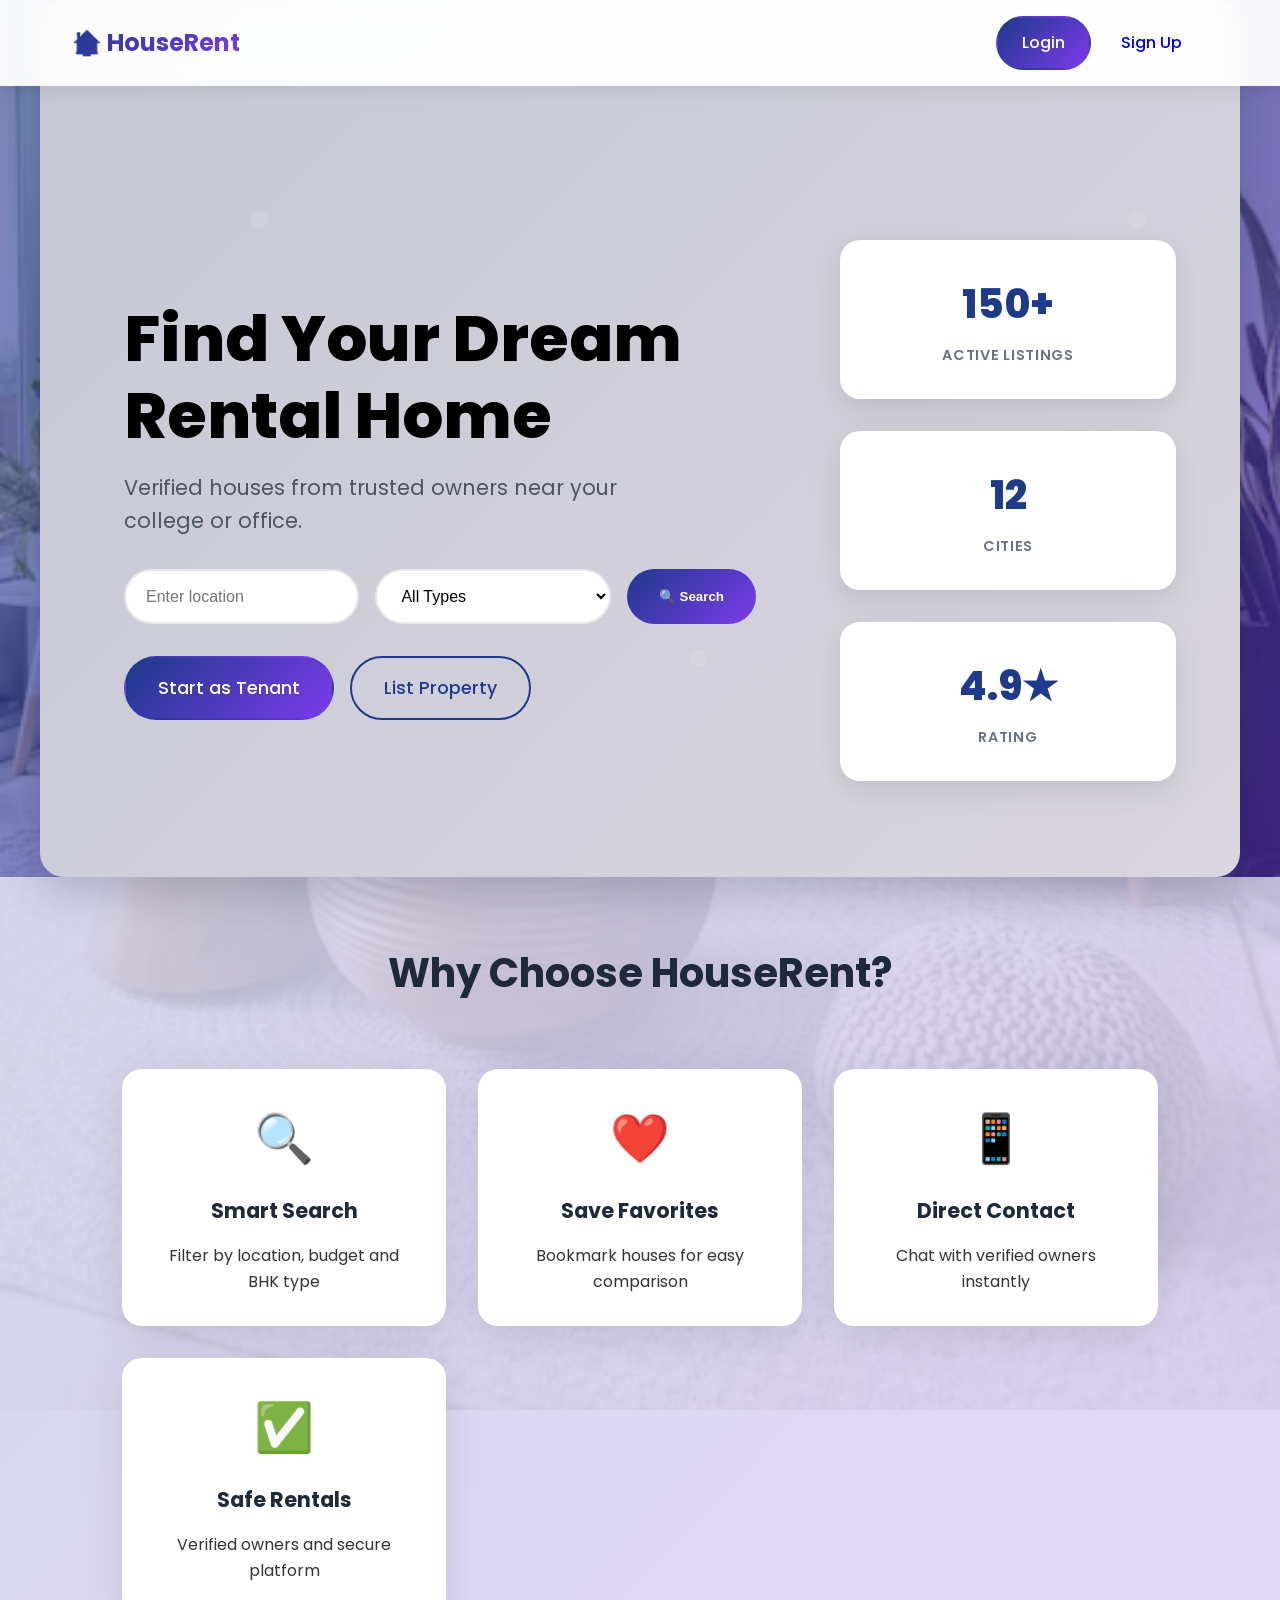
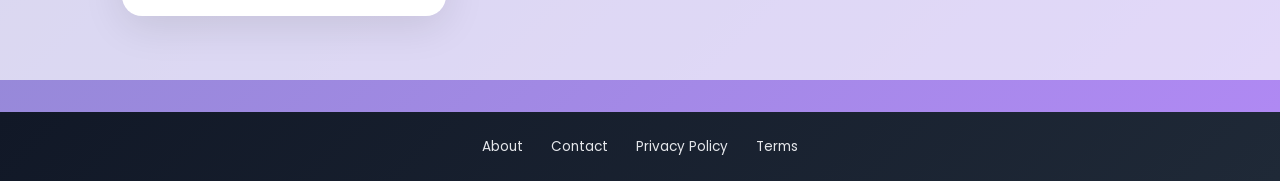
<file: index.html>
<!DOCTYPE html>
<html lang="en">
<head>
    <meta charset="UTF-8">
    <meta name="viewport" content="width=device-width, initial-scale=1.0">
    <title>HouseRent - Find Your Perfect Home</title>

    <!-- Google Font -->
    <link href="https://fonts.googleapis.com/css2?family=Poppins:wght@300;400;500;600;700&display=swap" rel="stylesheet">

    <!-- CSS -->
    <link rel="stylesheet" href="styles.css">
</head>

<body class="auth-body">

<!-- Navbar -->
<nav class="navbar">
    <div class="nav-container">
        <div class="logo">
            <h2>🏠 HouseRent</h2>
        </div>
        <div class="nav-links">
            <a href="login.html" class="btn btn-primary">Login</a>
            <a href="signup.html" class="btn btn-secondary">Sign Up</a>
        </div>
    </div>
</nav>

<!-- Hero Section -->
<section class="hero">
    <div class="hero-main">

        <div class="hero-content">
            <h1>Find Your Dream Rental Home</h1>
            <p>Verified houses from trusted owners near your college or office.</p>

            <!-- Search -->
            <div class="search-hero-group">
                <input type="text" id="searchText" placeholder="Enter location" class="search-hero">
                
                <select id="filterType" class="search-hero">
                    <option value="">All Types</option>
                    <option value="1BHK">1BHK</option>
                    <option value="2BHK">2BHK</option>
                </select>

                <button class="search-hero-btn" onclick="goToSearch()">🔍 Search</button>
            </div>

            <div class="hero-buttons">
                <a href="signup.html" class="btn btn-large btn-primary">Start as Tenant</a>
                <a href="signup.html#owner" class="btn btn-large btn-outline">List Property</a>
            </div>
        </div>

        <!-- Stats -->
        <div class="hero-stats-main">
            <div class="hero-stat-main">
                <div class="stat-number-main">150+</div>
                <div class="stat-label-main">Active Listings</div>
            </div>
            <div class="hero-stat-main">
                <div class="stat-number-main">12</div>
                <div class="stat-label-main">Cities</div>
            </div>
            <div class="hero-stat-main">
                <div class="stat-number-main">4.9★</div>
                <div class="stat-label-main">Rating</div>
            </div>
        </div>

    </div>
</section>

<!-- Features -->
<section class="features-home">
    <div class="container">
        <h2 class="section-title">Why Choose HouseRent?</h2>

        <div class="features-grid">
            <div class="feature-card">
                <div class="feature-icon">🔍</div>
                <h3>Smart Search</h3>
                <p>Filter by location, budget and BHK type</p>
            </div>

            <div class="feature-card">
                <div class="feature-icon">❤️</div>
                <h3>Save Favorites</h3>
                <p>Bookmark houses for easy comparison</p>
            </div>

            <div class="feature-card">
                <div class="feature-icon">📱</div>
                <h3>Direct Contact</h3>
                <p>Chat with verified owners instantly</p>
            </div>

            <div class="feature-card">
                <div class="feature-icon">✅</div>
                <h3>Safe Rentals</h3>
                <p>Verified owners and secure platform</p>
            </div>
        </div>
    </div>
</section>

<!-- Footer -->
<footer class="site-footer">
    <div class="footer-inner">
        <a href="#">About</a>
        <a href="#">Contact</a>
        <a href="#">Privacy Policy</a>
        <a href="#">Terms</a>
    </div>
</footer>

<!-- JS -->
<script src="auth.js"></script>
<script>
function goToSearch() {
    const search = document.getElementById('searchText').value;
    const type = document.getElementById('filterType').value;

    localStorage.setItem('search_location', search);
    localStorage.setItem('search_type', type);

    window.location.href = 'tenant/dashboard.html';
}
</script>

</body>
</html>
</file>
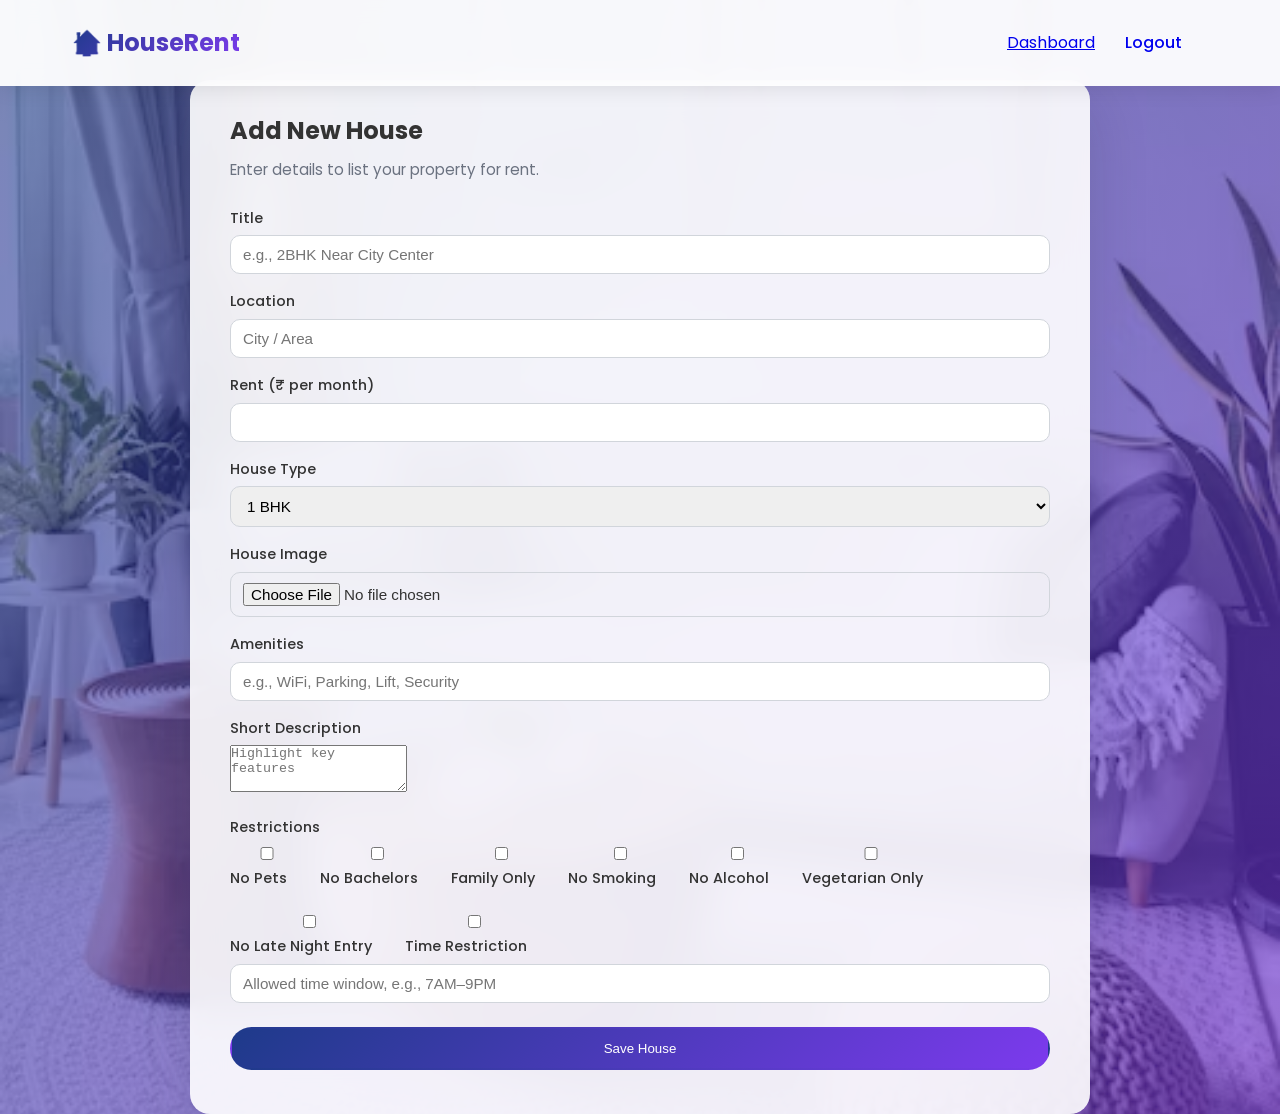
<file: add-house.html>
<!DOCTYPE html>
<html lang="en">
<head>
  <meta charset="UTF-8">
  <title>Add House | HouseRent</title>
  <link rel="stylesheet" href="styles.css">
  <link href="https://fonts.googleapis.com/css2?family=Poppins:wght@300;400;500;600;700&display=swap" rel="stylesheet">
</head>
<body class="auth-body">
  <nav class="navbar">
    <div class="nav-container">
      <div class="logo">
        <h2>🏠 HouseRent</h2>
      </div>
      <div class="nav-links">
        <a href="dashboard.html">Dashboard</a>
        <a href="#" onclick="Auth.logout()" class="btn btn-secondary">Logout</a>
      </div>
    </div>
  </nav>

  <section class="auth-container">
    <div class="auth-card glass" style="max-width:900px;">
      <h2>Add New House</h2>
      <p class="auth-subtitle">Enter details to list your property for rent.</p>

      <form id="houseForm">
        <div class="form-group">
          <label>Title</label>
          <input type="text" id="title" required placeholder="e.g., 2BHK Near City Center">
        </div>

        <div class="form-group">
          <label>Location</label>
          <input type="text" id="location" required placeholder="City / Area">
        </div>

        <div class="form-group">
          <label>Rent (₹ per month)</label>
          <input type="number" id="rent" required min="0">
        </div>

        <div class="form-group">
          <label>House Type</label>
          <select id="type">
            <option value="1BHK">1 BHK</option>
            <option value="2BHK">2 BHK</option>
            <option value="3BHK">3 BHK</option>
            <option value="independent">Independent House</option>
            <option value="villa">Villa</option>
          </select>
        </div>
<div class="form-group">
  <label>House Image</label>
  <input type="file" id="image" accept="image/*">
</div>

        <div class="form-group">
          <label>Amenities</label>
          <input type="text" id="amenities"
                 placeholder="e.g., WiFi, Parking, Lift, Security">
        </div>

        <div class="form-group">
          <label>Short Description</label>
          <textarea id="description" rows="3"
                    placeholder="Highlight key features"></textarea>
        </div>

        <div class="form-group">
          <label>Restrictions</label>
          <div class="radio-group" style="flex-wrap:wrap;">
            <label><input type="checkbox" value="no_pets"> No Pets</label>
            <label><input type="checkbox" value="no_bachelors"> No Bachelors</label>
            <label><input type="checkbox" value="family_only"> Family Only</label>
            <label><input type="checkbox" value="no_smoking"> No Smoking</label>
            <label><input type="checkbox" value="no_alcohol"> No Alcohol</label>
            <label><input type="checkbox" value="vegetarian_only"> Vegetarian Only</label>
            <label><input type="checkbox" value="no_late_night_entry"> No Late Night Entry</label>
            <label><input type="checkbox" value="time_restriction"> Time Restriction</label>
          </div>
          <input type="text" id="timeWindow"
                 placeholder="Allowed time window, e.g., 7AM–9PM">
        </div>
         <button type="submit" id="houseSubmitBtn" class="btn btn-primary btn-full">
  Save House
</button>

        <p id="houseMsg" class="auth-footer-text"></p>
      </form>
    </div>
  </section>

  <script src="auth.js"></script>
  <script src="houses.js"></script>
  <script>
document.addEventListener('DOMContentLoaded', () => {
  const editingId = localStorage.getItem('editingHouseId');
  if (editingId) {
    const house = HousesStore.getAll().find(h => h.id == editingId);
    if (house) {
      document.getElementById('title').value = house.title;
      document.getElementById('location').value = house.location;
      document.getElementById('rent').value = house.rent;
      document.getElementById('type').value = house.type;
      document.getElementById('amenities').value = house.amenities || '';
      document.getElementById('description').value = house.description || '';
      document.getElementById('timeWindow').value = house.timeWindow || '';
      
      document.querySelectorAll('.radio-group input[type="checkbox"]').forEach(cb => {
        cb.checked = house.restrictions?.includes(cb.value) || false;
      });
      
      const form = document.getElementById('houseForm');
      const submitBtn = form.querySelector('button[type="submit"]');
      submitBtn.textContent = 'Update House';
      form.dataset.editingId = editingId;
      form.scrollIntoView({ behavior: 'smooth' });
      
      localStorage.removeItem('editingHouseId');
    }
  }
});
// Inquiries System
class InquiriesStore {
  static getAll() {
    return JSON.parse(localStorage.getItem('house_inquiries') || '[]');
  }
  
  static saveAll(inquiries) {
    localStorage.setItem('house_inquiries', JSON.stringify(inquiries));
  }
  
  static addInquiry(data) {
    const inquiries = this.getAll();
    const newInquiry = {
      id: Date.now(),
      houseId: data.houseId,
      tenantEmail: data.tenantEmail,
      message: data.message,
      status: 'new', // new, read, responded
      createdAt: new Date().toISOString()
    };
    inquiries.push(newInquiry);
    this.saveAll(inquiries);
    return newInquiry;
  }
}

// Tenant sends inquiry
function sendInquiry(houseId) {
  const user = Auth.getCurrentUser();
  if (!user || user.role !== 'tenant') {
    alert('Login as tenant');
    return;
  }
  
  const message = prompt('Your message to owner:');
  if (!message || message.trim().length < 5) {
    alert('Message too short');
    return;
  }
  
  InquiriesStore.addInquiry({
    houseId,
    tenantEmail: user.email,
    message: message.trim()
  });
  
  alert('📩 Inquiry sent! Owner notified.');
}

// Owner dashboard - show inquiries
function renderOwnerInquiries() {
  const inquiriesEl = document.getElementById('ownerInquiries');
  if (!inquiriesEl) return;
  
  const currentUser = Auth.getCurrentUser();
  if (!currentUser || currentUser.role !== 'owner') return;
  
  const allInquiries = InquiriesStore.getAll();
  const myInquiries = allInquiries.filter(i => 
    HousesStore.getAll().some(h => h.id == i.houseId && h.ownerEmail === currentUser.email)
  );
  
  inquiriesEl.innerHTML = '';
  
  if (!myInquiries.length) {
    inquiriesEl.innerHTML = '<p>No new inquiries</p>';
    return;
  }
  
  myInquiries.forEach(inquiry => {
    const house = HousesStore.getAll().find(h => h.id == inquiry.houseId);
    const div = document.createElement('div');
    div.className = `inquiry-card ${inquiry.status}`;
    div.innerHTML = `
      <div class="inquiry-header">
        <strong>${house ? house.title : 'House'}</strong> 
        <span class="status ${inquiry.status}">${inquiry.status.toUpperCase()}</span>
      </div>
      <p>${inquiry.message}</p>
      <small>From: ${inquiry.tenantEmail}</small>
      <div class="inquiry-actions">
        ${inquiry.status === 'new' ? 
          `<button onclick="markRead(${inquiry.id})">Mark Read</button>` : 
          `<button onclick="markResponded(${inquiry.id})">Mark Responded</button>`
        }
      </div>
    `;
    inquiriesEl.appendChild(div);
  });
}

function markRead(inquiryId) {
  let inquiries = InquiriesStore.getAll();
  const inquiry = inquiries.find(i => i.id == inquiryId);
  if (inquiry) {
    inquiry.status = 'read';
    InquiriesStore.saveAll(inquiries);
    renderOwnerInquiries();
  }
}

function markResponded(inquiryId) {
  let inquiries = InquiriesStore.getAll();
  const inquiry = inquiries.find(i => i.id == inquiryId);
  if (inquiry) {
    inquiry.status = 'responded';
    InquiriesStore.saveAll(inquiries);
    renderOwnerInquiries();
  }
}
</script>
</body>
</html>
</file>
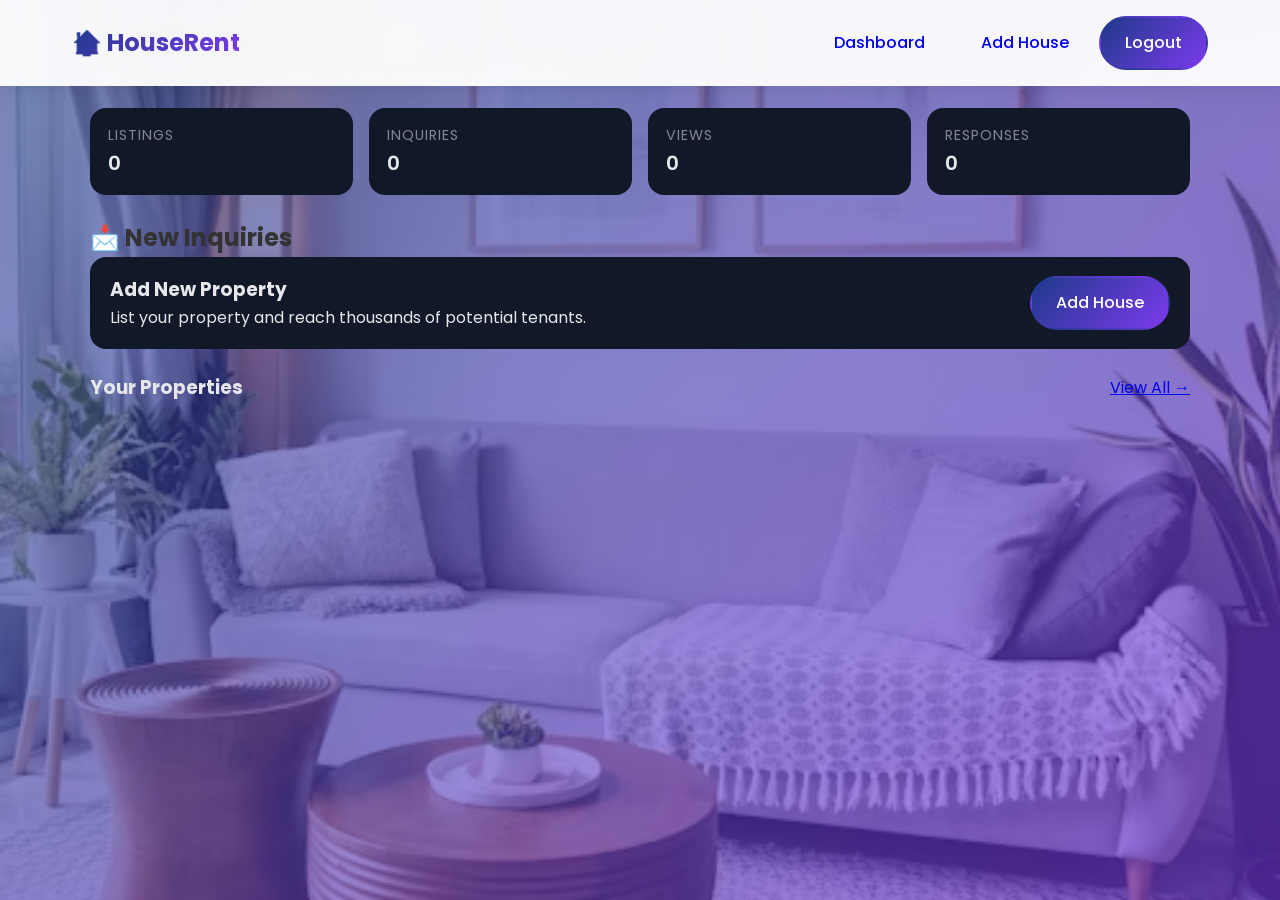
<file: dashboard.html>
<!DOCTYPE html>
<html lang="en">
<head>
  <meta charset="UTF-8">
  <title>Owner Dashboard | HouseRent</title>
  <link rel="stylesheet" href="styles.css">
  <link href="https://fonts.googleapis.com/css2?family=Poppins:wght@300;400;500;600;700&display=swap" rel="stylesheet">
</head>
<body class="auth-body">
  <nav class="navbar">
    <div class="nav-container">
      <div class="logo">
        <h2>🏠 HouseRent</h2>
      </div>
      <div class="nav-links">
        <a href="dashboard.html" class="btn btn-secondary">Dashboard</a>
        <a href="add-house.html" class="btn btn-secondary">Add House</a>
        <a href="#" onclick="Auth.logout()" class="btn btn-primary">Logout</a>
      </div>
    </div>
  </nav>

  <section class="dashboard-container">
    <h2>Welcome back, Owner! 👋</h2>
    <p class="dashboard-subtitle">
      Manage your properties and connect with potential tenants.
    </p>

    <!-- Stats row -->
    <div class="stats-row">
      <div class="stat-card">
        <p class="stat-label">Listings</p>
        <p class="stat-value">0</p>
      </div>
      <div class="stat-card">
        <p class="stat-label">Inquiries</p>
        <p class="stat-value">0</p>
      </div>
      <div class="stat-card">
        <p class="stat-label">Views</p>
        <p class="stat-value">0</p>
      </div>
      <div class="stat-card">
        <p class="stat-label">Responses</p>
        <p class="stat-value">0</p>
      </div>
    </div>
<div class="section">
  <h2>📩 New Inquiries</h2>
  <div id="ownerInquiries"></div>
</div>
    <!-- Add new property card -->
    <div class="add-property-card">
      <div>
        <h3>Add New Property</h3>
        <p>List your property and reach thousands of potential tenants.</p>
      </div>
      <a href="add-house.html" class="btn btn-primary">Add House</a>
    </div>

    <!-- Your properties -->
    <div class="section-header">
      <h3>Your Properties</h3>
      <a href="#" class="view-all-link">View All →</a>
    </div>
    <div id="ownerHouses" class="properties-grid">
      <!-- renderOwnerHouses() will inject cards here -->
    </div>
  </section>

  <script src="auth.js"></script>
  <script src="houses.js"></script>
  <script>
    document.addEventListener('DOMContentLoaded', renderOwnerHouses);
  </script>
</body>
</html>
</file>
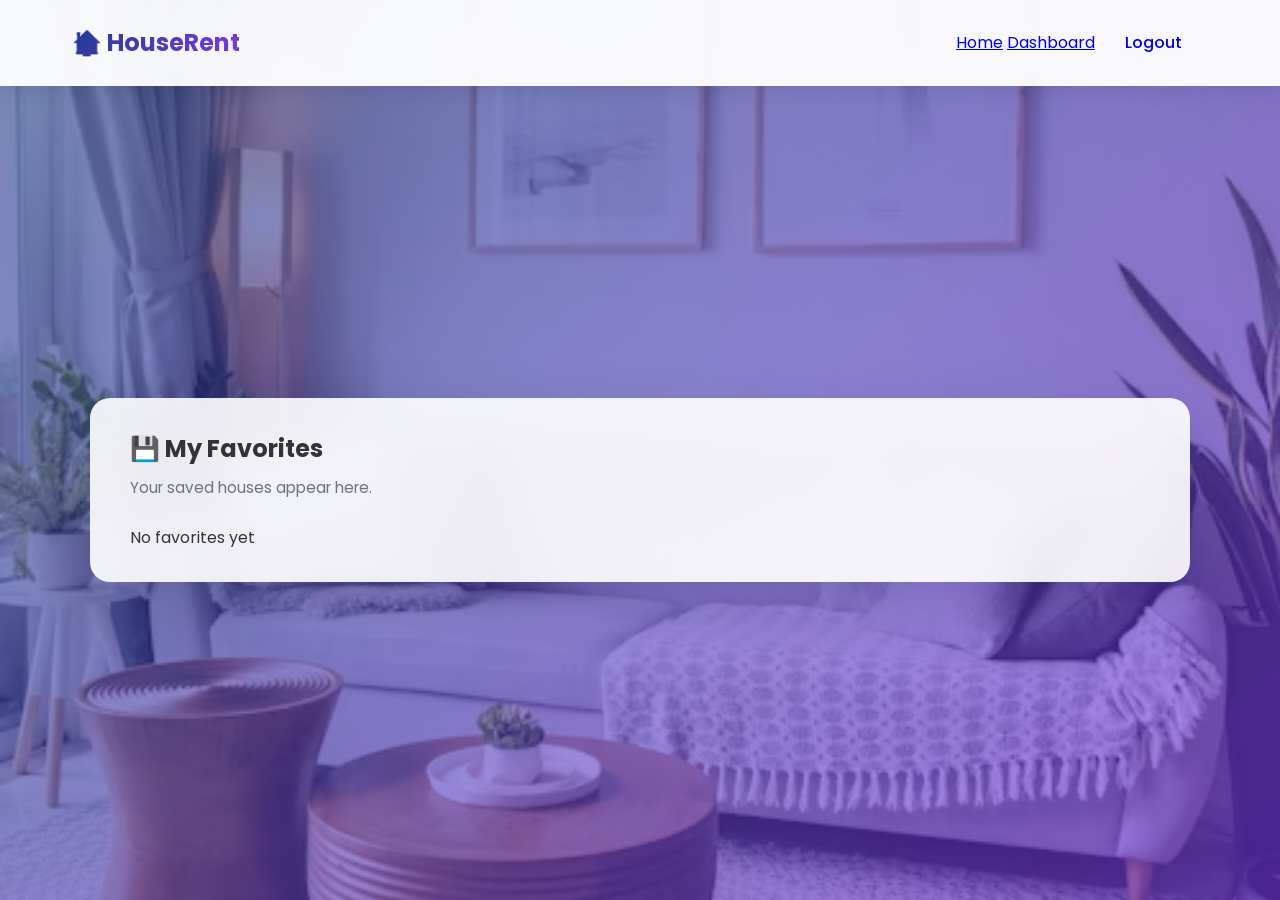
<file: favorites.html>
<!DOCTYPE html>
<html lang="en">
<head>
  <meta charset="UTF-8">
  <title>My Favorites | HouseRent</title>
  <link rel="stylesheet" href="styles.css">
  <link href="https://fonts.googleapis.com/css2?family=Poppins:wght@300;400;500;600;700&display=swap" rel="stylesheet">
</head>
<body class="auth-body">
  <nav class="navbar">
    <div class="nav-container">
      <div class="logo">
        <h2>🏠 HouseRent</h2>
      </div>
      <div class="nav-links">
        <a href="index.html">Home</a>
        <a href="dashboard.html">Dashboard</a>
        <a href="#" onclick="Auth.logout()" class="btn btn-secondary">Logout</a>
      </div>
    </div>
  </nav>

  <section class="auth-container">
    <div class="auth-card glass" style="max-width:1100px;">
      <h2>💾 My Favorites</h2>
      <p class="auth-subtitle">Your saved houses appear here.</p>
      
      <div id="favoritesList" class="properties-grid">
        <!-- saved houses show here -->
      </div>
    </div>
  </section>

  <script src="auth.js"></script>
  <script src="houses.js"></script>
  <script>
    document.addEventListener('DOMContentLoaded', () => {
      renderFavorites();  // ONLY favorites, no filters
    });
  </script>
</body>
</html>
</file>
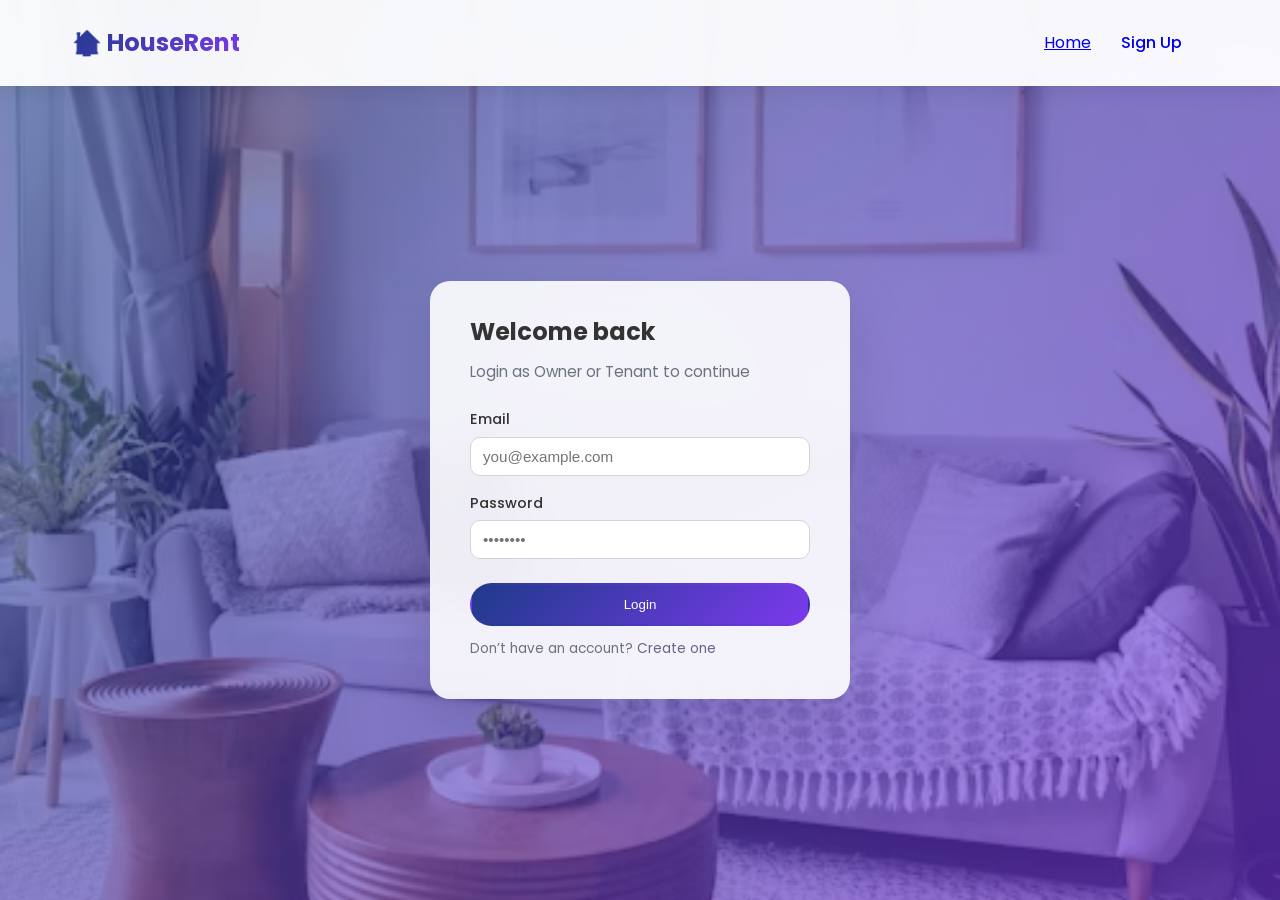
<file: login.html>
<!DOCTYPE html>
<html lang="en">
<head>
    <meta charset="UTF-8">
    <meta name="viewport" content="width=device-width, initial-scale=1.0">
    <title>Login | HouseRent</title>
    <link rel="stylesheet" href="styles.css">
    <link href="https://fonts.googleapis.com/css2?family=Poppins:wght@300;400;500;600;700&display=swap" rel="stylesheet">
</head>
<body class="auth-body">
    <nav class="navbar">
        <div class="nav-container">
            <div class="logo">
                <h2>🏠 HouseRent</h2>
            </div>
            <div class="nav-links">
                <a href="index.html">Home</a>
                <a href="signup.html" class="btn btn-secondary">Sign Up</a>
            </div>
        </div>
    </nav>

    <section class="auth-container">
        <div class="auth-card glass">
            <h2>Welcome back</h2>
            <p class="auth-subtitle">Login as Owner or Tenant to continue</p>

            <form id="loginForm">
                <div class="form-group">
                    <label>Email</label>
                    <input type="email" id="loginEmail" required placeholder="you@example.com">
                </div>

                <div class="form-group">
                    <label>Password</label>
                    <input type="password" id="loginPassword" required placeholder="••••••••">
                </div>

                <button type="submit" class="btn btn-primary btn-full">Login</button>
                <p class="auth-footer-text">
                    Don’t have an account?
                    <a href="signup.html">Create one</a>
                </p>

                <p id="loginError" class="error-text"></p>
            </form>
        </div>
    </section>

    <script src="auth.js"></script>
    <script>
        const form = document.getElementById('loginForm');
        const errorEl = document.getElementById('loginError');

        form.addEventListener('submit', (e) => {
            e.preventDefault();
            const email = document.getElementById('loginEmail').value.trim();
            const password = document.getElementById('loginPassword').value.trim();

            const result = Auth.login(email, password);
            if (!result.success) {
                errorEl.textContent = result.error;
            }
        });
    </script>
</body>
</html>
</file>
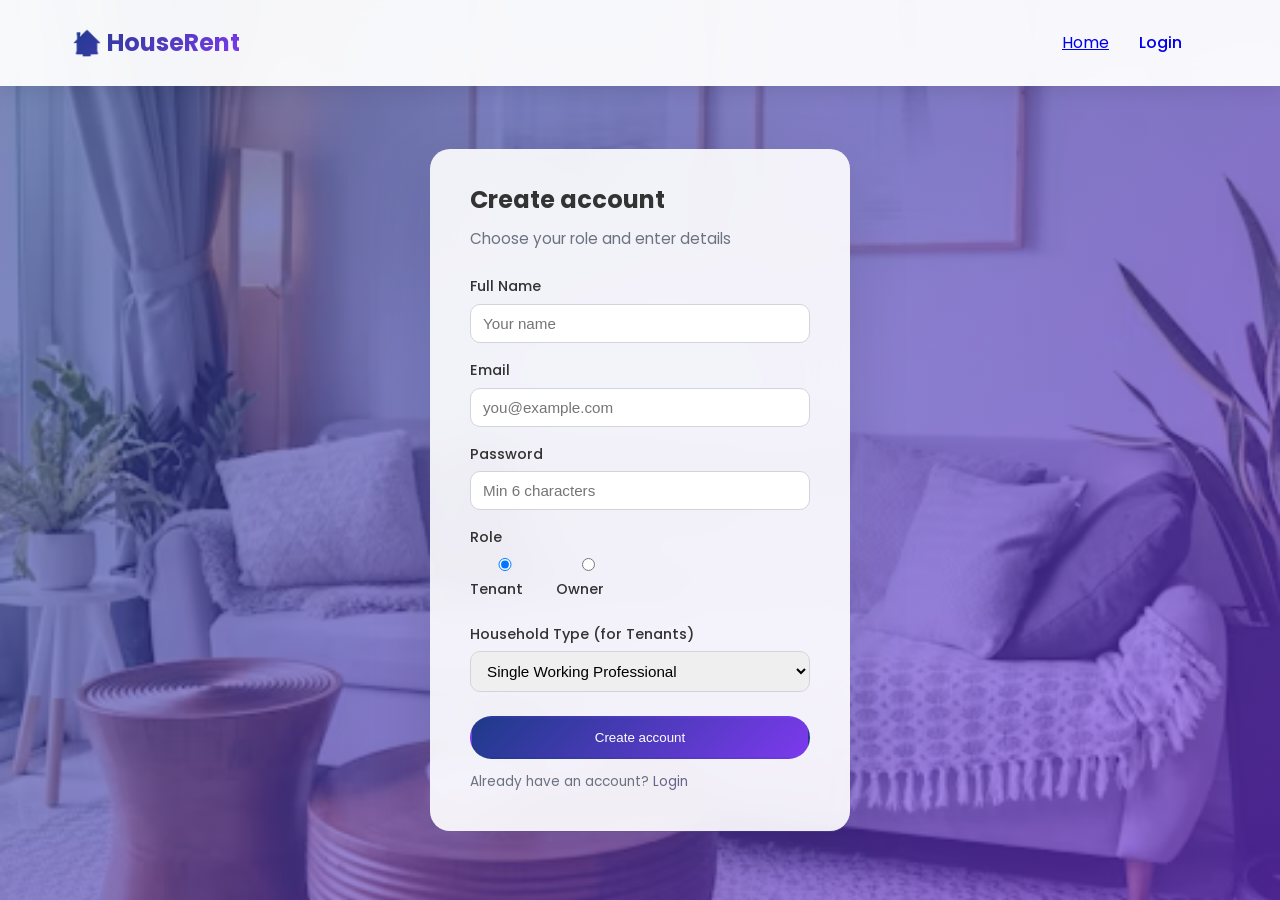
<file: signup.html>
<!DOCTYPE html>
<html lang="en">
<head>
    <meta charset="UTF-8">
    <meta name="viewport" content="width=device-width, initial-scale=1.0">
    <title>Sign Up | HouseRent</title>
    <link rel="stylesheet" href="styles.css">
    <link href="https://fonts.googleapis.com/css2?family=Poppins:wght@300;400;500;600;700&display=swap" rel="stylesheet">
</head>
<body class="auth-body">
    <nav class="navbar">
        <div class="nav-container">
            <div class="logo">
                <h2>🏠 HouseRent</h2>
            </div>
            <div class="nav-links">
                <a href="index.html">Home</a>
                <a href="login.html" class="btn btn-secondary">Login</a>
            </div>
        </div>
    </nav>

    <section class="auth-container" id="owner">
        <div class="auth-card glass">
            <h2>Create account</h2>
            <p class="auth-subtitle">Choose your role and enter details</p>

            <form id="signupForm">
                <div class="form-group">
                    <label>Full Name</label>
                    <input type="text" id="signupName" required placeholder="Your name">
                </div>

                <div class="form-group">
                    <label>Email</label>
                    <input type="email" id="signupEmail" required placeholder="you@example.com">
                </div>

                <div class="form-group">
                    <label>Password</label>
                    <input type="password" id="signupPassword" required minlength="6" placeholder="Min 6 characters">
                </div>

                <div class="form-group">
                    <label>Role</label>
                    <div class="radio-group">
                        <label><input type="radio" name="role" value="tenant" checked> Tenant</label>
                        <label><input type="radio" name="role" value="owner"> Owner</label>
                    </div>
                </div>

                <div class="form-group" id="familyTypeGroup">
                    <label>Household Type (for Tenants)</label>
                    <select id="familyType">
                        <option value="single_working">Single Working Professional</option>
                        <option value="student_group">Students / Roommates</option>
                        <option value="nuclear_family">Nuclear Family (2–4 members)</option>
                        <option value="joint_family">Joint / Large Family (5+ members)</option>
                    </select>
                </div>
                

                <button type="submit" class="btn btn-primary btn-full">Create account</button>

                <p class="auth-footer-text">
                    Already have an account?
                    <a href="login.html">Login</a>
                </p>

                <p id="signupError" class="error-text"></p>
            </form>
        </div>
    </section>

    <script src="auth.js"></script>
    <script>
        const signupForm = document.getElementById('signupForm');
        const signupError = document.getElementById('signupError');
        const roleRadios = document.getElementsByName('role');
        const familyTypeGroup = document.getElementById('familyTypeGroup');

        roleRadios.forEach(r => {
            r.addEventListener('change', () => {
                if (r.value === 'tenant' && r.checked) {
                    familyTypeGroup.style.display = 'block';
                }
                if (r.value === 'owner' && r.checked) {
                    familyTypeGroup.style.display = 'none';
                }
            });
        });

        signupForm.addEventListener('submit', (e) => {
            e.preventDefault();
            const name = document.getElementById('signupName').value.trim();
            const email = document.getElementById('signupEmail').value.trim();
            const password = document.getElementById('signupPassword').value.trim();
            const role = [...roleRadios].find(r => r.checked).value;
            const familyTypeSelect = document.getElementById('familyType');
            const familyType = role === 'tenant' ? familyTypeSelect.value : null;

            const result = Auth.signup(name, email, password, role, familyType);
            if (!result.success) {
                signupError.textContent = result.error;
            }
        });
    </script>
</body>
</html>
</file>
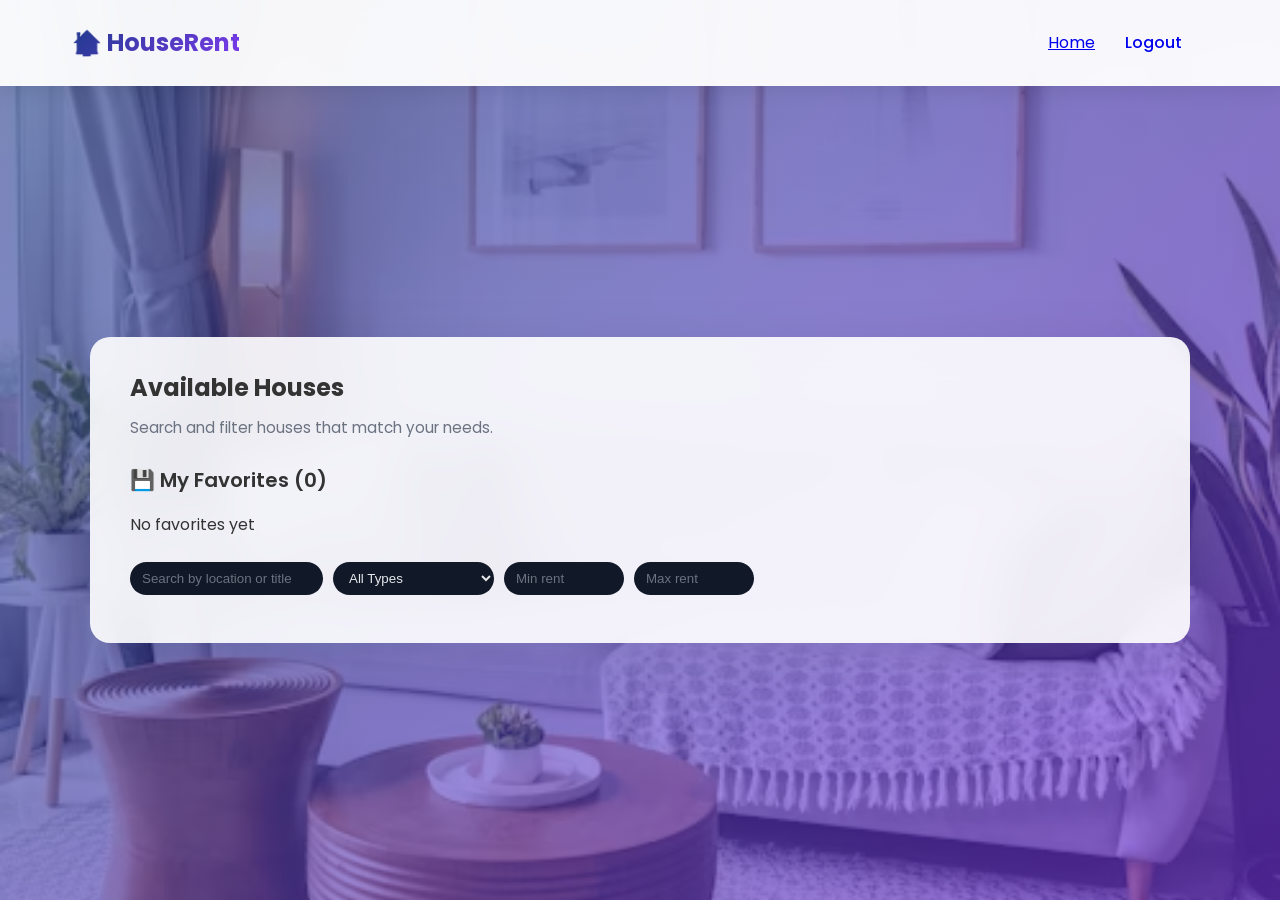
<file: tdashboard.html>
<!DOCTYPE html>
<html lang="en">
<head>
  <meta charset="UTF-8">
  <title>Tenant Dashboard | HouseRent</title>
  <link rel="stylesheet" href="styles.css">
  <link href="https://fonts.googleapis.com/css2?family=Poppins:wght@300;400;500;600;700&display=swap" rel="stylesheet">
</head>
<body class="auth-body">
  <nav class="navbar">
    <div class="nav-container">
      <div class="logo">
        <h2>🏠 HouseRent</h2>
      </div>
      <div class="nav-links">
        <a href="index.html">Home</a>
        <a href="#" onclick="Auth.logout()" class="btn btn-secondary">Logout</a>
      </div>
    </div>
  </nav>

  <section class="auth-container">
  <div class="auth-card glass" style="max-width:1100px;">
    <h2>Available Houses</h2>
    <p class="auth-subtitle">Search and filter houses that match your needs.</p>
    <div class="favorites-section">
  <h3 id="favoritesTitle">💾 My Favorites (<span id="favoritesCount">0</span>)</h3>
  <div id="favoritesList" class="properties-grid">
    <!-- saved houses show here -->
  </div>
</div>
    <div class="search-filters">
  <input
    type="text"
    id="searchText"
    placeholder="Search by location or title"
    class="search-input"
  >

  <select id="filterType" class="search-select">
    <option value="">All Types</option>
    <option value="1BHK">1 BHK</option>
    <option value="2BHK">2 BHK</option>
    <option value="3BHK">3 BHK</option>
    <option value="independent">Independent House</option>
    <option value="villa">Villa</option>
  </select>

  <input
    type="number"
    id="minRent"
    placeholder="Min rent"
    class="search-input small"
    min="0"
  >
  <input
    type="number"
    id="maxRent"
    placeholder="Max rent"
    class="search-input small"
    min="0"
  >
</div>

<div id="housesList" class="properties-grid">
  <!-- cards stay here -->
</div>
  </div>
</section>
<script src="houses.js"></script>
<script>
  document.addEventListener('DOMContentLoaded', () => {
    renderTenantHouses();
    renderFavorites();  // ← ADD THIS LINE

    const searchText = document.getElementById('searchText');
    const filterType = document.getElementById('filterType');
    const minRent = document.getElementById('minRent');
    const maxRent = document.getElementById('maxRent');

    [searchText, filterType, minRent, maxRent].forEach(el => {
      if (!el) return;
      el.addEventListener('input', () => {
        renderTenantHouses();
        renderFavorites();  // ← ADD THIS TOO
      });
      el.addEventListener('change', () => {
        renderTenantHouses();
        renderFavorites();  // ← ADD THIS TOO
      });
    });
  });
</script>
<script>
  document.addEventListener('DOMContentLoaded', () => {
    renderTenantHouses();
    renderFavorites();  // ← ADD THIS LINE

    const searchText = document.getElementById('searchText');
    const filterType = document.getElementById('filterType');
    const minRent = document.getElementById('minRent');
    const maxRent = document.getElementById('maxRent');

    [searchText, filterType, minRent, maxRent].forEach(el => {
      if (!el) return;
      el.addEventListener('input', () => {
        renderTenantHouses();
        renderFavorites();  // ← ADD THIS TOO
      });
      el.addEventListener('change', () => {
        renderTenantHouses();
        renderFavorites();  // ← ADD THIS TOO
      });
    });
  });
</script>


  <script src="auth.js"></script>
</body>
</html>
</file>
<file: styles.css>
* {
    margin: 0;
    padding: 0;
    box-sizing: border-box;
}

body {
    font-family: 'Poppins', sans-serif;
    line-height: 1.6;
    color: #333;
    overflow-x: hidden;
}

.navbar {
    background: rgba(255, 255, 255, 0.95);
    backdrop-filter: blur(10px);
    position: fixed;
    top: 0;
    width: 100%;
    z-index: 1000;
    box-shadow: 0 2px 20px rgba(0,0,0,0.1);
}

.nav-container {
    max-width: 1200px;
    margin: 0 auto;
    padding: 1rem 2rem;
    display: flex;
    justify-content: space-between;
    align-items: center;
}

.logo h2 {
    background: linear-gradient(135deg, #1E3A8A, #7C3AED);
    -webkit-background-clip: text;
    -webkit-text-fill-color: transparent;
    background-clip: text;
}

.btn {
    padding: 12px 24px;
    border-radius: 50px;
    text-decoration: none;
    font-weight: 500;
    transition: all 0.3s ease;
    display: inline-block;
    border: 2px solid transparent;
}

.btn-primary {
    background: linear-gradient(135deg, #1E3A8A, #7C3AED);
    color: white;
}

.btn-primary:hover {
    transform: translateY(-2px);
    box-shadow: 0 10px 30px rgba(30, 58, 138, 0.4);
}

.hero {
    min-height: 100vh;
    display: flex;
    align-items: center;
    justify-content: space-between;
    max-width: 1200px;
    margin: 0 auto;
    padding: 120px 2rem 2rem;
    gap: 4rem;

    background: rgba(255, 255, 255, 0.6);   /* adjust 0.72 → 0.6 if you want more transparent */
    border-radius: 24px;
    box-shadow: 0 16px 40px rgba(15, 23, 42, 0.18);
}


.hero-content h1 {
    font-size: clamp(2.5rem, 5vw, 4rem);
    background: linear-gradient(135deg, #1E3A8A, #7C3AED);
    -webkit-background-clip: text;
    -webkit-text-fill-color: transparent;
    background-clip: text;
    margin-bottom: 1rem;
    line-height: 1.2;
}

.hero-content p {
    font-size: 1.3rem;
    color: #666;
    margin-bottom: 2rem;
    max-width: 500px;
}

.hero-buttons {
    display: flex;
    gap: 1rem;
    flex-wrap: wrap;
}

.btn-large {
    padding: 16px 32px;
    font-size: 1.1rem;
}

.btn-outline {
    background: transparent;
    color: #1E3A8A;
    border-color: #1E3A8A;
}

.btn-outline:hover {
    background: linear-gradient(135deg, #1E3A8A, #7C3AED);
    color: white;
}

.hero-stats {
    display: grid;
    grid-template-columns: repeat(auto-fit, minmax(120px, 1fr));
    gap: 2rem;
    margin-top: 4rem;
}

.stat h3 {
    font-size: 2.5rem;
    background: linear-gradient(135deg, #1E3A8A, #7C3AED);
    -webkit-background-clip: text;
    -webkit-text-fill-color: transparent;
    background-clip: text;
}

.stat p {
    color: #666;
    font-size: 0.9rem;
}

/* Responsive */
@media (max-width: 768px) {
    .hero {
        flex-direction: column;
        text-align: center;
        padding: 100px 1rem 2rem;
    }
    
    .nav-container {
        padding: 1rem;
    }
    
    .hero-buttons {
        justify-content: center;
    }
}
.auth-body {
    background: radial-gradient(circle at top, #e0ecff 0, #ffffff 55%);
}

.auth-container {
    min-height: 100vh;
    display: flex;
    align-items: center;
    justify-content: center;
    padding-top: 80px;
}

.auth-card {
    width: 100%;
    max-width: 420px;
    padding: 2rem 2.5rem;
    border-radius: 20px;
    background: rgba(255,255,255,0.9);
    box-shadow: 0 20px 60px rgba(15,23,42,0.15);
}

.glass {
    backdrop-filter: blur(18px);
}

.auth-card h2 {
    margin-bottom: 0.5rem;
}

.auth-subtitle {
    color: #6b7280;
    margin-bottom: 1.5rem;
    font-size: 0.95rem;
}

.form-group {
    margin-bottom: 1rem;
}

.form-group label {
    display: block;
    margin-bottom: 0.35rem;
    font-weight: 500;
    font-size: 0.9rem;
}

.form-group input,
.form-group select {
    width: 100%;
    padding: 10px 12px;
    border-radius: 10px;
    border: 1px solid #d1d5db;
    font-size: 0.95rem;
    outline: none;
    transition: border 0.2s ease, box-shadow 0.2s ease;
}

.form-group input:focus,
.form-group select:focus {
    border-color: #676683;
    box-shadow: 0 0 0 1px rgba(79,70,229,0.2);
}

.btn-full {
    width: 100%;
    text-align: center;
    margin-top: 0.5rem;
}

.radio-group {
    display: flex;
    gap: 1rem;
    font-size: 0.9rem;
}

.auth-footer-text {
    margin-top: 0.75rem;
    font-size: 0.85rem;
    color: #6b7280;
}

.auth-footer-text a {
    color: #66648a;
    text-decoration: none;
}

.error-text {
    margin-top: 0.4rem;
    color: #dc2626;
    font-size: 0.85rem;
}
.auth-body {
    min-height: 100vh;
    background: 
        linear-gradient(135deg, rgba(30,58,138,0.6), rgba(124,58,237,0.6)),
        url("images/rent-bg.jpg") center/cover no-repeat fixed;
}
.site-footer {
    margin-top: 2rem;
    padding: 1.5rem 2rem;
    text-align: center;
    font-size: 0.85rem;
    color: #e5e7eb;
    background: linear-gradient(135deg, #111827, #1f2937);
}

.footer-inner a {
    margin: 0 0.75rem;
    color: #e5e7eb;
    text-decoration: none;
}

.footer-inner a:hover {
    text-decoration: underline;
}
.house-card {
    border-radius: 18px;
    padding: 1.2rem 1.4rem;
    margin-top: 0.9rem;
    background: rgba(255,255,255,0.9);
    box-shadow: 0 8px 24px rgba(231, 232, 233, 0.12);
}
.house-card h3 {
    margin-bottom: 0.4rem;
}
.house-card p {
    font-size: 0.9rem;
    margin: 0.15rem 0;
}
.house-card .house-img {
  width: 100%;
  height: 180px;        /* adjust up/down as you like */
  object-fit: contain;    /* crop but keep aspect ratio */
 /* optional: letterbox background */
  border-radius: 10px 10px 0 0;  /* optional: rounded top corners */
  display: block;
}
.properties-grid {
  display: grid;
  grid-template-columns: repeat(auto-fill, minmax(260px, 1fr));
  gap: 20px;
}

.house-card {
  background: #4e5c7a;
  border-radius: 16px;
  overflow: hidden;
  color: #e5e7eb;
  display: flex;
  flex-direction: column;
}

.house-img {
  width: 100%;
  height: 200px;
  object-fit: contain;   /* show full image */
  background: transparent;  /* no black bar */
  display: block;
}

.house-card-content {
  padding: 10px 14px 14px;  /* text padding */
}

.house-card-content h3,
.house-card-content p {
  margin: 4px 0;
}
.dashboard-container {
  max-width: 1100px;
  margin: 0 auto;
  padding: 24px 0 40px;
}

.dashboard-subtitle {
  color: #9ca3af;
  margin-bottom: 20px;
}

.stats-row {
  display: grid;
  grid-template-columns: repeat(4, 1fr);
  gap: 16px;
  margin-bottom: 24px;
}

.stat-card {
  background: #111827;
  border-radius: 16px;
  padding: 16px 18px;
  color: #e5e7eb;
}

.stat-label {
  font-size: 13px;
  color: #9ca3af;
}

.stat-value {
  font-size: 20px;
  font-weight: 600;
}

.add-property-card {
  background: #111827;
  border-radius: 16px;
  padding: 18px 20px;
  margin-bottom: 24px;
  color: #e5e7eb;
  display: flex;
  align-items: center;
  justify-content: space-between;
}

.section-header {
  display: flex;
  justify-content: space-between;
  align-items: center;
  margin-bottom: 12px;
  margin-top: 8px;
  color: #e5e7eb;
}
.search-filters {
  max-width: 1100px;
  margin: 0 auto 16px;
  display: flex;
  flex-wrap: wrap;
  gap: 10px;
}

.search-input {
  padding: 8px 12px;
  border-radius: 999px;
  border: none;
  outline: none;
  background: #111827;
  color: #e5e7eb;
}

.search-input.small {
  width: 120px;
}

.search-input::placeholder {
  color: #6b7280;
}

.search-select {
  padding: 8px 12px;
  border-radius: 999px;
  border: none;
  outline: none;
  background: #111827;
  color: #e5e7eb;
}
.contact-btn {
  width: 100%;
  padding: 12px;
  background: linear-gradient(135deg, #10b981, #059669);
  color: white;
  border: none;
  border-radius: 12px;
  font-weight: 600;
  font-size: 14px;
  cursor: pointer;
  margin-top: 12px;
  transition: all 0.2s;
  box-shadow: 0 4px 12px rgba(16, 185, 129, 0.3);
}

.contact-btn:hover {
  background: linear-gradient(135deg, #059669, #047857);
  transform: translateY(-1px);
  box-shadow: 0 6px 16px rgba(16, 185, 129, 0.4);
}
.house-card {
  .house-card {
  height: 420px;
  display: flex;
  flex-direction: column;
  overflow: hidden;  /* prevents card overflow */
}

.house-card-content {
  flex: 1;
  display: flex;
  flex-direction: column;
  padding: 16px;
  gap: 8px;
  overflow-y: auto;  /* SCROLL inside card if too long */
  scrollbar-width: thin;  /* Firefox */
}

.house-card-content::-webkit-scrollbar {
  width: 4px;
}

.house-card-content::-webkit-scrollbar-track {
  background: transparent;
}

.house-card-content::-webkit-scrollbar-thumb {
  background: #6b7280;
  border-radius: 2px;
}

.contact-btn {
  margin-top: auto;
  flex-shrink: 0;  /* button never shrinks */
}

}

.house-card-content {
  flex: 1;
  display: flex;
  flex-direction: column;
  padding: 16px;
  gap: 8px;
}

.house-card-content p {
 .house-card-content p {
  margin: 0;
  font-size: 14px;
  line-height: 1.4;
  max-height: 2.8em;  /* ≈ 2 lines */
  overflow: hidden;
}

}

.contact-btn {
  margin-top: auto;  /* pushes button to bottom */
}
.save-btn {
  width: 100%;
  padding: 10px;
  background: #3b82f6;
  color: white;
  border: none;
  border-radius: 8px;
  font-weight: 500;
  cursor: pointer;
  margin-top: 8px;
  transition: all 0.2s;
}

.save-btn.saved {
  background: #f59e0b;
}

.save-btn:hover { background: #2563eb; }
.save-btn.saved:hover { background: #d97706; }
.save-btn {
  width: 100%;
  padding: 10px;
  background: #4c6081;
  color: white;
  border: none;
  border-radius: 8px;
  font-weight: 500;
  cursor: pointer;
  margin-top: 8px;
  transition: all 0.2s;
}

.save-btn.saved {
  background: #f59e0b;
}

.save-btn:hover { 
  background: #2563eb; 
}

.save-btn.saved:hover { 
  background: #d97706; 
}
.favorites-section {
  max-width: 1100px;
  margin: 0 auto 24px;
}

#favoritesTitle {
  margin: 0 0 16px 0;
  font-size: 20px;
  font-weight: 600;
}
/* Hero Section */
.hero {
  min-height: 100vh;
  background: linear-gradient(135deg, #c5c8d4 0%, #dad6df 100%);
  color: white;
  display: flex;
  flex-direction: column;
  justify-content: center;
  position: relative;
  overflow: hidden;
}

.hero::before {
  content: '';
  position: absolute;
  top: 0;
  left: 0;
  right: 0;
  bottom: 0;
  background: url('data:image/svg+xml,<svg xmlns="http://www.w3.org/2000/svg" viewBox="0 0 100 100"><defs><pattern id="grain" width="100" height="100" patternUnits="userSpaceOnUse"><circle cx="25" cy="25" r="1" fill="white" opacity="0.1"/><circle cx="75" cy="75" r="1" fill="white" opacity="0.1"/></pattern></defs><rect width="100" height="100" fill="url(%23grain)"/></svg>');
}

.hero-content {
  max-width: 1100px;
  margin: 0 auto;
  padding: 0 20px;
  z-index: 2;
  position: relative;
}

.hero h1 {
  font-size: clamp(2.5rem, 5vw, 4rem);
  margin-bottom: 1rem;
  line-height: 1.2;
}

.hero-subtitle {
  font-size: 1.25rem;
  margin-bottom: 3rem;
  opacity: 0.95;
  max-width: 600px;
}

.hero-stats {
  display: flex;
  gap: 3rem;
  margin-bottom: 3rem;
  flex-wrap: wrap;
}

.stat {
  text-align: center;
}

.stat-number {
  font-size: 2.5rem;
  font-weight: 700;
  line-height: 1;
}

.stat-label {
  font-size: 0.9rem;
  opacity: 0.8;
  text-transform: uppercase;
  letter-spacing: 1px;
}

/* Quick Search */
.quick-search {
  background: white;
  padding: 4rem 0;
  box-shadow: 0 10px 40px rgba(0,0,0,0.1);
}

.search-grid {
  display: grid;
  grid-template-columns: 2fr 1fr 1fr 1fr;
  gap: 1rem;
  max-width: 900px;
  margin: 0 auto;
}

.search-input.large, .search-select.large {
  height: 56px;
  font-size: 1rem;
}

/* Features */
.features {
  padding: 6rem 0;
  background: #f8fafc;
}

.features-grid {
  display: grid;
  grid-template-columns: repeat(auto-fit, minmax(280px, 1fr));
  gap: 2rem;
  margin-top: 4rem;
}

.feature-card {
  background: white;
  padding: 2rem;
  border-radius: 16px;
  text-align: center;
  box-shadow: 0 10px 40px rgba(155, 151, 151, 0.1);
  transition: transform 0.3s;
}

.feature-card:hover {
  transform: translateY(-8px);
}

.feature-icon {
  font-size: 3rem;
  margin-bottom: 1rem;
}

/* How it Works */
.how-it-works {
  padding: 6rem 0;
}

.steps {
  display: grid;
  grid-template-columns: repeat(auto-fit, minmax(300px, 1fr));
  gap: 3rem;
  margin-top: 4rem;
}

.step {
  text-align: center;
  position: relative;
}

.step-number {
  width: 60px;
  height: 60px;
  background: linear-gradient(135deg, #667eea, #764ba2);
  color: white;
  border-radius: 50%;
  display: flex;
  align-items: center;
  justify-content: center;
  font-size: 1.5rem;
  font-weight: 700;
  margin: 0 auto 1.5rem;
}

/* CTA */
.cta {
  background: linear-gradient(135deg, #10b981, #059669);
  color: white;
  padding: 4rem 0;
  text-align: center;
}

/* Container */
.container {
  max-width: 1100px;
  margin: 0 auto;
  padding: 0 20px;
}

.btn-large {
  padding: 16px 32px;
  font-size: 1.1rem;
}
/* Homepage Enhancements */
.hero-search {
    display: flex;
    gap: 1rem;
    margin: 2rem 0;
    flex-wrap: wrap;
}

.search-hero {
    flex: 1;
    min-width: 200px;
    padding: 14px 18px;
    border: none;
    border-radius: 50px;
    font-size: 1rem;
    background: rgba(255,255,255,0.9);
    backdrop-filter: blur(10px);
}

.search-hero-btn {
    white-space: nowrap;
    padding: 14px 28px !important;
}

.features-home {
    padding: 4rem 0;
    background: rgba(248,250,252,0.7);
}

.container {
    max-width: 1100px;
    margin: 0 auto;
    padding: 0 2rem;
}

.section-title {
    text-align: center;
    font-size: 2.5rem;
    margin-bottom: 3rem;
    color: #1e293b;
}

.features-grid {
    display: grid;
    grid-template-columns: repeat(auto-fit, minmax(250px, 1fr));
    gap: 2rem;
}

.feature-card {
    background: white;
    padding: 2rem;
    border-radius: 20px;
    text-align: center;
    box-shadow: 0 10px 40px rgba(0,0,0,0.1);
    transition: transform 0.3s;
}

.feature-card:hover {
    transform: translateY(-10px);
}

.feature-icon {
    font-size: 3rem;
    margin-bottom: 1rem;
}

.feature-card h3 {
    font-size: 1.3rem;
    margin-bottom: 1rem;
    color: #1e293b;
}
.house-actions {
  display: flex;
  gap: 8px;
  margin-top: 12px;
}

.edit-btn, .delete-btn {
  flex: 1;
  padding: 8px 12px;
  border: none;
  border-radius: 8px;
  font-weight: 500;
  cursor: pointer;
  transition: all 0.2s;
  font-size: 13px;
}

.edit-btn {
  background: #3b82f6;
  color: white;
}

.edit-btn:hover {
  background: #2563eb;
  transform: translateY(-1px);
}

.delete-btn {
  background: #ef4444;
  color: white;
}

.delete-btn:hover {
  background: #dc2626;
  transform: translateY(-1px);
}
/* 🛡️ LIGHTWEIGHT INQUIRIES - FAST LOADING */
.inquiry-card {
  background: white;
  border: 1px solid #e5e7eb;
  border-left: 4px solid #3b82f6;
  border-radius: 8px;
  padding: 1rem;
  margin-bottom: 1rem;
  transition: all 0.2s ease;
}

.inquiry-card:hover {
  border-left-color: #1d4ed8;
  box-shadow: 0 2px 8px rgba(0,0,0,0.1);
}

.inquiry-card.read { border-left-color: #10b981; }
.inquiry-card.responded { border-left-color: #f59e0b; }

.inquiry-header {
  display: flex;
  justify-content: space-between;
  align-items: center;
  margin-bottom: 0.5rem;
}

.inquiry-title {
  font-weight: 600;
  color: #1f2937;
  font-size: 1rem;
}

.status {
  padding: 0.25rem 0.75rem;
  border-radius: 12px;
  font-size: 0.75rem;
  font-weight: 600;
}

.status.new { background: #fee2e2; color: #dc2626; }
.status.read { background: #d1fae5; color: #059669; }
.status.responded { background: #fef3c7; color: #d97706; }

.inquiry-message {
  color: #4b5563;
  margin-bottom: 0.75rem;
  font-size: 0.9rem;
}

.inquiry-meta {
  font-size: 0.8rem;
  color: #6b7280;
  display: flex;
  justify-content: space-between;
}

.inquiry-actions {
  margin-top: 0.75rem;
}

.inquiry-actions button {
  padding: 0.5rem 1rem;
  border: none;
  border-radius: 6px;
  font-weight: 500;
  cursor: pointer;
  margin-right: 0.5rem;
  font-size: 0.85rem;
}

.btn-read {
  background: #10b981;
  color: white;
}

.btn-responded {
  background: #f59e0b;
  color: white;
}
.ai-chat-btn {
  background: linear-gradient(135deg, #667eea, #764ba2) !important;
  color: white !important;
  font-weight: 600;
  padding: 0.75rem 1.25rem !important;
}

.ai-chat-bot {
  position: fixed; bottom: 20px; right: 20px;
  width: 380px; height: 500px;
  background: white;
  border-radius: 16px;
  box-shadow: 0 20px 40px rgba(0,0,0,0.15);
  display: flex; flex-direction: column;
  z-index: 10000; font-family: system-ui, sans-serif;
  overflow: hidden;
}

.chat-header {
  background: linear-gradient(135deg, #667eea, #764ba2);
  color: white; padding: 1rem;
  display: flex; justify-content: space-between; align-items: center;
  font-weight: 600;
}

.chat-header button { background: none; border: none; color: white; font-size: 1.5rem; cursor: pointer; }

.chat-messages {
  flex: 1; padding: 1rem; overflow-y: auto;
  background: linear-gradient(180deg, #f8f9fa 0%, #e9ecef 100%);
}

.chat-message { margin-bottom: 1rem; }
.message-bubble {
  max-width: 85%; padding: 0.75rem 1rem;
  border-radius: 18px; line-height: 1.5;
}

.user .message-bubble {
  background: linear-gradient(135deg, #667eea, #764ba2);
  color: white; margin-left: auto; border-radius: 18px 18px 4px 18px;
}

.bot .message-bubble { 
  background: white; border: 1px solid #dee2e6; 
  border-radius: 18px; box-shadow: 0 2px 8px rgba(0,0,0,0.1);
}

.typing { text-align: center; color: #6c757d; }
.typing div {
  display: inline-block; width: 8px; height: 8px;
  border-radius: 50%; background: #667eea; margin: 0 1px;
  animation: typing 1.4s infinite;
}
.typing div:nth-child(2) { animation-delay: 0.2s; }
.typing div:nth-child(3) { animation-delay: 0.4s; }

@keyframes typing {
  0%, 60%, 100% { transform: translateY(0); }
  30% { transform: translateY(-10px); }
}

.chat-input {
  padding: 1rem; border-top: 1px solid #dee2e6;
  display: flex; gap: 0.5rem; background: white;
}

.chat-input input {
  flex: 1; border: 1px solid #dee2e6; border-radius: 25px;
  padding: 0.75rem 1rem; outline: none; font-size: 14px;
}

.chat-input input:focus { border-color: #667eea; }

.chat-input button {
  background: linear-gradient(135deg, #667eea, #764ba2);
  color: white; border: none; border-radius: 25px;
  padding: 0.75rem 1.5rem; font-weight: 600; cursor: pointer;
}

@media (max-width: 768px) {
  .ai-chat-bot { width: 95vw; height: 70vh; bottom: 10px; right: 10px; }
}
/* 🔥 PERFECT HERO - REPLACE LINES 50-120 */
.hero {
  min-height: 90vh;
  padding-top: 120px;
  display: flex;
  align-items: center;
  justify-content: center;
}

.hero-container {
  max-width: 1100px;
  width: 90vw;
  background: white;
  border-radius: 24px;
  padding: 3rem;
  box-shadow: 0 25px 60px rgba(0,0,0,0.65);
  display: grid;
  grid-template-columns: 1.2fr 1fr;
  gap: 3rem;
}

.hero-title {
  font-size: clamp(2rem, 5vw, 3.5rem);
  color: #111827;
  font-weight: 800;
  margin-bottom: 1rem;
  line-height: 1.2;
}

.hero-subtitle {
  font-size: 1.2rem;
  color: #374151;
  margin-bottom: 2rem;
  line-height: 1.6;
}

.hero-stats-grid {
  display: grid;
  gap: 1.5rem;
}

.hero-stat-box {
  background: #f8fafc;
  padding: 1.5rem;
  border-radius: 16px;
  text-align: center;
  border: 1px solid #e5e7eb;
}

.hero-stat-number {
  display: block;
  font-size: 2rem;
  font-weight: 800;
  color: #1e40af;
  margin-bottom: 0.25rem;
}

.hero-stat-label {
  font-size: 0.9rem;
  color: #6b7280;
  font-weight: 600;
  text-transform: uppercase;
  letter-spacing: 0.05em;
}

/* MOBILE */
@media (max-width: 768px) {
  .hero-container {
    grid-template-columns: 1fr;
    padding: 2rem 1.5rem;
    gap: 2rem;
  }
}
.hero h1, .hero-title { 
  color: black !important; 
  -webkit-text-fill-color: black !important; 
  background: none !important;
}
/* 🔥 HERO TEXT FIX - YOUR HTML PERFECT */
.hero-container {
  max-width: 1100px !important;
  width: 90vw !important;
  background: white !important;
  border-radius: 24px !important;
  padding: 3rem !important;
  box-shadow: 0 25px 60px rgba(0,0,0,0.65) !important;
  display: grid !important;
  grid-template-columns: 1.2fr 1fr !important;
  gap: 3rem !important;
  margin: 0 auto !important;
}

.hero-title {
  color: #111827 !important;
  -webkit-text-fill-color: #111827 !important;
  background: none !important;
  font-size: clamp(2rem, 5vw, 3.5rem) !important;
  font-weight: 800 !important;
  margin-bottom: 1rem !important;
  line-height: 1.2 !important;
}

.hero-subtitle {
  color: #374151 !important;
  font-size: 1.2rem !important;
  margin-bottom: 2rem !important;
  line-height: 1.6 !important;
}

.hero-stats-grid {
  display: grid !important;
  gap: 1.5rem !important;
}

.hero-stat-box {
  background: #f8fafc !important;
  padding: 1.5rem !important;
  border-radius: 16px !important;
  text-align: center !important;
  border: 1px solid #e5e7eb !important;
}

.hero-stat-number {
  color: #1e40af !important;
  font-size: 2rem !important;
  font-weight: 800 !important;
  display: block !important;
  margin-bottom: 0.25rem !important;
}

.hero-stat-label {
  color: #6b7280 !important;
  font-size: 0.9rem !important;
  font-weight: 600 !important;
  text-transform: uppercase !important;
}

/* MOBILE */
@media (max-width: 768px) {
  .hero-container {
    grid-template-columns: 1fr !important;
    padding: 2rem 1.5rem !important;
    gap: 2rem !important;
  }
}
.hero-main {
  max-width: 1200px;
  margin: 0 auto;
  padding: 120px 2rem 4rem;
  display: grid;
  grid-template-columns: 2fr 1fr;
  gap: 4rem;
  align-items: center;
}

.hero-content h1 {
  font-size: clamp(2.5rem, 5vw, 4rem);
  color: #1f2937 !important;
  font-weight: 800 !important;
  margin-bottom: 1rem;
  line-height: 1.2;
}

.hero-content p {
  font-size: 1.3rem;
  color: #4b5563;
  margin-bottom: 2rem;
  max-width: 500px;
}

.search-hero-group {
  display: flex;
  gap: 1rem;
  margin-bottom: 2rem;
  flex-wrap: wrap;
}

.search-hero {
  flex: 1;
  min-width: 200px;
  padding: 16px 20px;
  border: 2px solid #e5e7eb;
  border-radius: 50px;
  font-size: 1rem;
  background: white;
  outline: none;
}

.search-hero-btn {
  padding: 16px 32px !important;
  background: linear-gradient(135deg, #1E3A8A, #7C3AED) !important;
  color: white !important;
  border: none !important;
  border-radius: 50px !important;
  font-weight: 600 !important;
  cursor: pointer;
}

.hero-stats-main {
  display: flex;
  flex-direction: column;
  gap: 2rem;
}

.hero-stat-main {
  background: white;
  padding: 2rem;
  border-radius: 20px;
  text-align: center;
  box-shadow: 0 10px 30px rgba(0,0,0,0.1);
}

.stat-number-main {
  font-size: 2.5rem;
  font-weight: 800;
  color: #1E3A8A;
  display: block;
  margin-bottom: 0.5rem;
}

.stat-label-main {
  color: #6b7280;
  font-weight: 600;
  text-transform: uppercase;
  letter-spacing: 0.05em;
  font-size: 0.9rem;
}

@media (max-width: 768px) {
  .hero-main {
    grid-template-columns: 1fr;
    gap: 3rem;
    text-align: center;
    padding: 100px 1rem 2rem;
  }
  
  .search-hero-group {
    flex-direction: column;
  }
  
  .search-hero {
    min-width: unset;
  }
}
</file>
